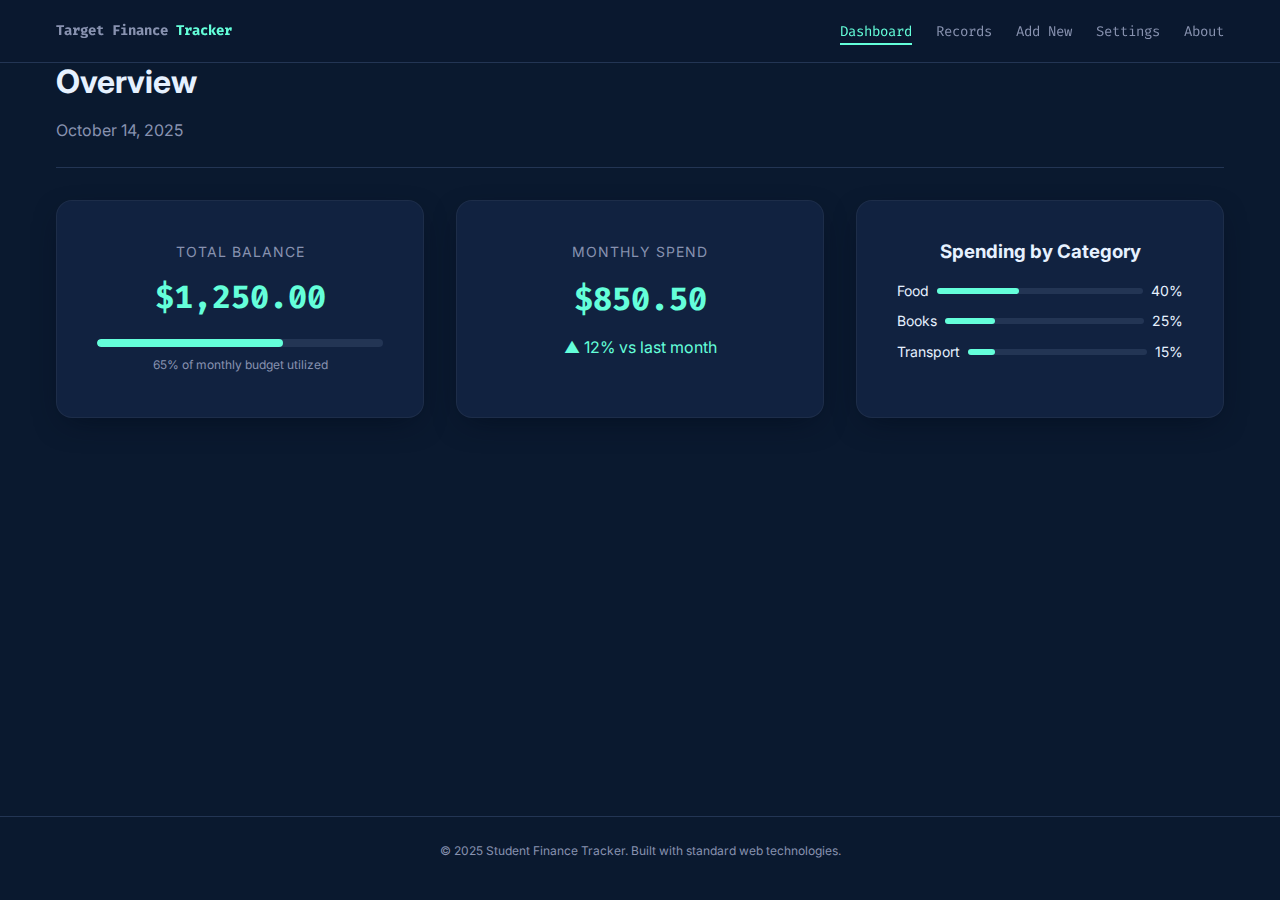
<file: about.html>
<!DOCTYPE html>
<html lang="en">
<head>
    <meta charset="UTF-8">
    <meta name="viewport" content="width=device-width, initial-scale=1.0">
    <meta name="description" content="A premium Student Finance Tracker">
    <title>Student Finance Tracker</title>
    
    <!-- Fonts -->
    <link rel="preconnect" href="https://fonts.googleapis.com">
    <link rel="preconnect" href="https://fonts.gstatic.com" crossorigin>
    <link href="https://fonts.googleapis.com/css2?family=Fira+Code:wght@400;500&family=Inter:wght@400;500;600;700&display=swap" rel="stylesheet">
    
    <!-- Styles -->
    <link rel="stylesheet" href="styles/vars.css">
    <link rel="stylesheet" href="styles/global.css">
    <link rel="stylesheet" href="styles/layout.css">
    <link rel="stylesheet" href="styles/components.css">
</head>
<body>
    
    <header class="main-header">
        <div class="container header-content">
            <a href="#dashboard" class="nav-link logo">
                <span class="logo-icon">Target</span>
                Finance<span class="text-accent">Tracker</span>
            </a>
            
            <button class="mobile-menu-toggle" aria-label="Toggle navigation" aria-expanded="false">
                <span class="bar"></span>
                <span class="bar"></span>
                <span class="bar"></span>
            </button>

            <nav class="main-nav">
                <ul class="nav-list">
                    <li><a href="#dashboard" class="nav-link active">Dashboard</a></li>
                    <li><a href="#records" class="nav-link">Records</a></li>
                    <li><a href="#add" class="nav-link">Add New</a></li>
                    <li><a href="#settings" class="nav-link">Settings</a></li>
                    <li><a href="#about" class="nav-link">About</a></li>
                </ul>
            </nav>
        </div>
    </header>

    <main id="main-content" class="container">
        <!-- Dashboard Section -->
        <section id="dashboard" class="active-section">
            <header class="section-header">
                <h1>Overview</h1>
                <p class="current-date">October 14, 2025</p>
            </header>

            <div class="dashboard-grid">
                <!-- Total Balance -->
                <div class="card stat-card total-balance">
                    <span class="stat-label">Total Balance</span>
                    <span class="stat-value">$1,250.00</span>
                    <div class="pbar-container">
                        <div class="pbar-bg">
                            <div class="pbar-fill" style="width: 65%"></div>
                        </div>
                        <span class="pbar-text">65% of monthly budget utilized</span>
                    </div>
                </div>

                <!-- Monthly Spend -->
                <div class="card stat-card">
                    <span class="stat-label">Monthly Spend</span>
                    <span class="stat-value">$850.50</span>
                    <p class="trend-text positive">▲ 12% vs last month</p>
                </div>
                
                <!-- Category Breakdown (Static Visualization) -->
                <div class="card chart-card">
                    <h3>Spending by Category</h3>
                    <div class="chart-bars">
                        <div class="chart-row">
                            <span>Food</span>
                            <div class="bar-outer"><div class="bar-inner" style="width: 40%"></div></div>
                            <span>40%</span>
                        </div>
                        <div class="chart-row">
                            <span>Books</span>
                            <div class="bar-outer"><div class="bar-inner" style="width: 25%"></div></div>
                            <span>25%</span>
                        </div>
                        <div class="chart-row">
                            <span>Transport</span>
                            <div class="bar-outer"><div class="bar-inner" style="width: 15%"></div></div>
                            <span>15%</span>
                        </div>
                    </div>
                </div>
            </div>
        </section>

        <!-- Records Section -->
        <!-- Records Section -->
        <section id="records" class="hidden-section">
            <header class="section-header">
                <h1>Transaction Records</h1>
            </header>
            
            <div class="controls-bar">
                <div class="search-wrapper">
                    <label for="search" class="visually-hidden">Search Transactions</label>
                    <input type="text" id="search" class="form-input" placeholder="Search by description (e.g., 'coffee')...">
                </div>
                <div class="filter-wrapper">
                    <select class="form-select" aria-label="Sort by">
                        <option value="date-desc">Date (Newest)</option>
                        <option value="date-asc">Date (Oldest)</option>
                        <option value="amount-desc">Amount (High-Low)</option>
                        <option value="amount-asc">Amount (Low-High)</option>
                    </select>
                </div>
            </div>

            <div class="table-container">
                <table class="data-table">
                    <thead>
                        <tr>
                            <th>Date</th>
                            <th>Description</th>
                            <th>Category</th>
                            <th>Amount</th>
                            <th>Actions</th>
                        </tr>
                    </thead>
                    <tbody>
                        <!-- Static Sample Data -->
                        <tr>
                            <td data-label="Date">2025-10-14</td>
                            <td data-label="Description">Lunch at cafeteria</td>
                            <td data-label="Category"><span class="badge badge-category">Food</span></td>
                            <td data-label="Amount">$12.50</td>
                            <td data-label="Actions">
                                <button class="btn-icon" aria-label="Edit"><svg xmlns="http://www.w3.org/2000/svg" width="16" height="16" fill="currentColor" viewBox="0 0 16 16"><path d="M15.502 1.94a.5.5 0 0 1 0 .706L14.459 3.69l-2-2L13.502.646a.5.5 0 0 1 .707 0l1.293 1.293zm-1.75 2.456-2-2L4.939 9.21a.5.5 0 0 0-.121.196l-.805 2.414a.25.25 0 0 0 .316.316l2.414-.805a.5.5 0 0 0 .196-.12l6.813-6.814z"/><path fill-rule="evenodd" d="M1 13.5A1.5 1.5 0 0 0 2.5 15h11a1.5 1.5 0 0 0 1.5-1.5v-6a.5.5 0 0 0-1 0v6a.5.5 0 0 1-.5.5h-11a.5.5 0 0 1-.5-.5v-11a.5.5 0 0 1 .5-.5H9a.5.5 0 0 0 0-1H2.5A1.5 1.5 0 0 0 1 2.5v11z"/></svg></button>
                                <button class="btn-icon" style="color: var(--color-danger);" aria-label="Delete"><svg xmlns="http://www.w3.org/2000/svg" width="18" height="18" fill="currentColor" viewBox="0 0 16 16"><path d="M8 15A7 7 0 1 1 8 1a7 7 0 0 1 0 14zm0 1A8 8 0 1 0 8 0a8 8 0 0 0 0 16z"/><path d="M4.646 4.646a.5.5 0 0 1 .708 0L8 7.293l2.646-2.647a.5.5 0 0 1 .708.708L8.707 8l2.647 2.646a.5.5 0 0 1-.708.708L8 8.707l-2.646 2.647a.5.5 0 0 1-.708-.708L7.293 8 4.646 5.354a.5.5 0 0 1 0-.708z"/></svg></button>
                            </td>
                        </tr>
                        <tr>
                            <td data-label="Date">2025-10-12</td>
                            <td data-label="Description">Chemistry Textbook</td>
                            <td data-label="Category"><span class="badge badge-category">Books</span></td>
                            <td data-label="Amount">$89.99</td>
                            <td data-label="Actions">
                                <button class="btn-icon" aria-label="Edit"><svg xmlns="http://www.w3.org/2000/svg" width="16" height="16" fill="currentColor" viewBox="0 0 16 16"><path d="M15.502 1.94a.5.5 0 0 1 0 .706L14.459 3.69l-2-2L13.502.646a.5.5 0 0 1 .707 0l1.293 1.293zm-1.75 2.456-2-2L4.939 9.21a.5.5 0 0 0-.121.196l-.805 2.414a.25.25 0 0 0 .316.316l2.414-.805a.5.5 0 0 0 .196-.12l6.813-6.814z"/><path fill-rule="evenodd" d="M1 13.5A1.5 1.5 0 0 0 2.5 15h11a1.5 1.5 0 0 0 1.5-1.5v-6a.5.5 0 0 0-1 0v6a.5.5 0 0 1-.5.5h-11a.5.5 0 0 1-.5-.5v-11a.5.5 0 0 1 .5-.5H9a.5.5 0 0 0 0-1H2.5A1.5 1.5 0 0 0 1 2.5v11z"/></svg></button>
                                <button class="btn-icon" style="color: var(--color-danger);" aria-label="Delete"><svg xmlns="http://www.w3.org/2000/svg" width="18" height="18" fill="currentColor" viewBox="0 0 16 16"><path d="M8 15A7 7 0 1 1 8 1a7 7 0 0 1 0 14zm0 1A8 8 0 1 0 8 0a8 8 0 0 0 0 16z"/><path d="M4.646 4.646a.5.5 0 0 1 .708 0L8 7.293l2.646-2.647a.5.5 0 0 1 .708.708L8.707 8l2.647 2.646a.5.5 0 0 1-.708.708L8 8.707l-2.646 2.647a.5.5 0 0 1-.708-.708L7.293 8 4.646 5.354a.5.5 0 0 1 0-.708z"/></svg></button>
                            </td>
                        </tr>
                        <tr>
                            <td data-label="Date">2025-10-10</td>
                            <td data-label="Description">Monthly Bus Pass</td>
                            <td data-label="Category"><span class="badge badge-category">Transport</span></td>
                            <td data-label="Amount">$45.00</td>
                            <td data-label="Actions">
                                <button class="btn-icon" aria-label="Edit"><svg xmlns="http://www.w3.org/2000/svg" width="16" height="16" fill="currentColor" viewBox="0 0 16 16"><path d="M15.502 1.94a.5.5 0 0 1 0 .706L14.459 3.69l-2-2L13.502.646a.5.5 0 0 1 .707 0l1.293 1.293zm-1.75 2.456-2-2L4.939 9.21a.5.5 0 0 0-.121.196l-.805 2.414a.25.25 0 0 0 .316.316l2.414-.805a.5.5 0 0 0 .196-.12l6.813-6.814z"/><path fill-rule="evenodd" d="M1 13.5A1.5 1.5 0 0 0 2.5 15h11a1.5 1.5 0 0 0 1.5-1.5v-6a.5.5 0 0 0-1 0v6a.5.5 0 0 1-.5.5h-11a.5.5 0 0 1-.5-.5v-11a.5.5 0 0 1 .5-.5H9a.5.5 0 0 0 0-1H2.5A1.5 1.5 0 0 0 1 2.5v11z"/></svg></button>
                                <button class="btn-icon" style="color: var(--color-danger);" aria-label="Delete"><svg xmlns="http://www.w3.org/2000/svg" width="18" height="18" fill="currentColor" viewBox="0 0 16 16"><path d="M8 15A7 7 0 1 1 8 1a7 7 0 0 1 0 14zm0 1A8 8 0 1 0 8 0a8 8 0 0 0 0 16z"/><path d="M4.646 4.646a.5.5 0 0 1 .708 0L8 7.293l2.646-2.647a.5.5 0 0 1 .708.708L8.707 8l2.647 2.646a.5.5 0 0 1-.708.708L8 8.707l-2.646 2.647a.5.5 0 0 1-.708-.708L7.293 8 4.646 5.354a.5.5 0 0 1 0-.708z"/></svg></button>
                            </td>
                        </tr>
                    </tbody>
                </table>
            </div>
        </section>

        <!-- Add Transaction Section -->
        <section id="add" class="hidden-section">
             <header class="section-header">
                <h1>Add Transaction</h1>
            </header>
            
            <div class="card" style="max-width: 600px; margin: 0 auto;">
                <form id="transaction-form" novalidate>
                    <div class="form-group">
                        <label for="description" class="form-label">Description</label>
                        <input type="text" id="description" class="form-input" placeholder="e.g., Weekly Groceries" required>
                        <div class="form-error-msg">Please enter a valid description (no leading/trailing spaces).</div>
    refactor: Convert `records.html` into a dedicated page by removing other sections and updating navigationlinks to external HTML files.                </div>

                    <div class="form-group">
                        <label for="amount" class="form-label">Amount</label>
                        <input type="number" id="amount" class="form-input" placeholder="0.00" step="0.01" min="0" required>
                        <div class="form-error-msg">Please enter a valid positive amount.</div>
                    </div>

                    <div class="form-group">
                        <label for="category" class="form-label">Category</label>
                        <select id="category" class="form-select" required>
                            <option value="" disabled selected>Select a category</option>
                            <option value="Food">Food</option>
                            <option value="Books">Books</option>
                            <option value="Transport">Transport</option>
                            <option value="Entertainment">Entertainment</option>
                            <option value="Fees">Fees</option>
                            <option value="Other">Other</option>
                        </select>
                        <div class="form-error-msg">Please select a category.</div>
                    </div>

                    <div class="form-group">
                        <label for="date" class="form-label">Date</label>
                        <input type="date" id="date" class="form-input" required>
                        <div class="form-error-msg">Please select a valid date.</div>
                    </div>

                    <div style="margin-top: var(--spacing-xl);">
                        <button type="submit" class="btn btn-primary" style="width: 100%;">
                            <span>Save Transaction</span>
                        </button>
                    </div>
                </form>
            </div>
        </section>

        <!-- Settings Section -->
        <section id="settings" class="hidden-section">
             <header class="section-header">
                <h1>Settings</h1>
            </header>
            
            <div class="card" style="max-width: 600px;">
                <h2 style="font-size: var(--font-size-lg); margin-bottom: var(--spacing-md);">Preferences</h2>
                
                <form>
                    <div class="form-group">
                        <label for="currency-select" class="form-label">Base Currency</label>
                        <select id="currency-select" class="form-select">
                            <option value="USD">USD ($)</option>
                            <option value="EUR">EUR (€)</option>
                            <option value="GBP">GBP (£)</option>
                            <option value="JPY">JPY (¥)</option>
                        </select>
                        <p style="font-size: var(--font-size-xs); color: var(--color-text-secondary); margin-top: var(--spacing-xs);">
                            Select your preferred currency for display.
                        </p>
                    </div>

                    <div class="form-group">
                        <label for="budget-cap" class="form-label">Monthly Budget Cap</label>
                        <input type="number" id="budget-cap" class="form-input" placeholder="e.g., 2000.00" min="0" step="0.01">
                        <p style="font-size: var(--font-size-xs); color: var(--color-text-secondary); margin-top: var(--spacing-xs);">
                            Set a maximum spending limit for the month.
                        </p>
                    </div>



                    <button type="button" class="btn btn-primary">Save Preferences</button>
                </form>

                <div style="margin-top: var(--spacing-2xl); padding-top: var(--spacing-lg); border-top: 1px solid var(--color-bg-hover);">
                    <h2 style="font-size: var(--font-size-lg); margin-bottom: var(--spacing-md);">Data Management</h2>
                    <div style="display: flex; gap: var(--spacing-sm); flex-wrap: wrap;">
                        <button type="button" class="btn btn-primary" style="background-color: var(--color-bg-hover); color: var(--color-text-primary);">
                            <span>Export JSON</span>
                        </button>
                        <button type="button" class="btn btn-primary" style="background-color: var(--color-bg-hover); color: var(--color-text-primary);">
                            <span>Import JSON</span>
                        </button>
                        <button type="button" class="btn btn-danger">
                            <span>Clear All Data</span>
                        </button>
                    </div>
                </div>
            </div>
        </section>

        <!-- About Section -->
        <section id="about" class="hidden-section">
             <header class="section-header">
                <h1>About</h1>
            </header>
            
            <div class="card">
                <h2 style="color: var(--color-accent-primary); margin-bottom: var(--spacing-sm);">Student Finance Tracker</h2>
                <p>
                    A premium, privacy-focused application designed to help students manage their finances with ease.
                    Built with vanilla HTML, CSS, and JavaScript.
                </p>
                
                <div style="margin-top: var(--spacing-xl);">
                    <h3 style="font-size: var(--font-size-base); border-bottom: 1px solid var(--color-bg-hover); padding-bottom: var(--spacing-xs); margin-bottom: var(--spacing-md);">Developer Contact</h3>
                    <ul style="list-style: none;">
                        <li style="margin-bottom: var(--spacing-sm);">
                            <span style="color: var(--color-text-secondary);">GitHub:</span> 
                            <a href="https://github.com/nshutilancelot3" target="_blank">@nshutilancelot3</a>
                        </li>
                        <li style="margin-bottom: var(--spacing-sm);">
                            <span style="color: var(--color-text-secondary);">Email:</span> 
                            <a href="mailto:n.lancelot@alustudent.com">n.lancelot@alustudent.com</a>
                        </li>
                    </ul>
                </div>

                <div style="margin-top: var(--spacing-xl); padding-top: var(--spacing-md); border-top: 1px solid var(--color-bg-hover);">
                    <p style="font-size: var(--font-size-sm);">
                        <strong>Features:</strong><br>
                        • Local Storage Persistence<br>
                        • Regex-powered Search<br>
                        • Responsive Mobile-First Design<br>
                        • Accessibility Compliant
                    </p>
                </div>
            </div>
        </section>
    </main>

    <footer class="main-footer">
        <div class="container">
            <p>&copy; 2025 Student Finance Tracker. Built with standard web technologies.</p>
        </div>
    </footer>

    <!-- Scripts -->
    <script src="scripts/ui.js"></script>
</body>
</html>
</file>
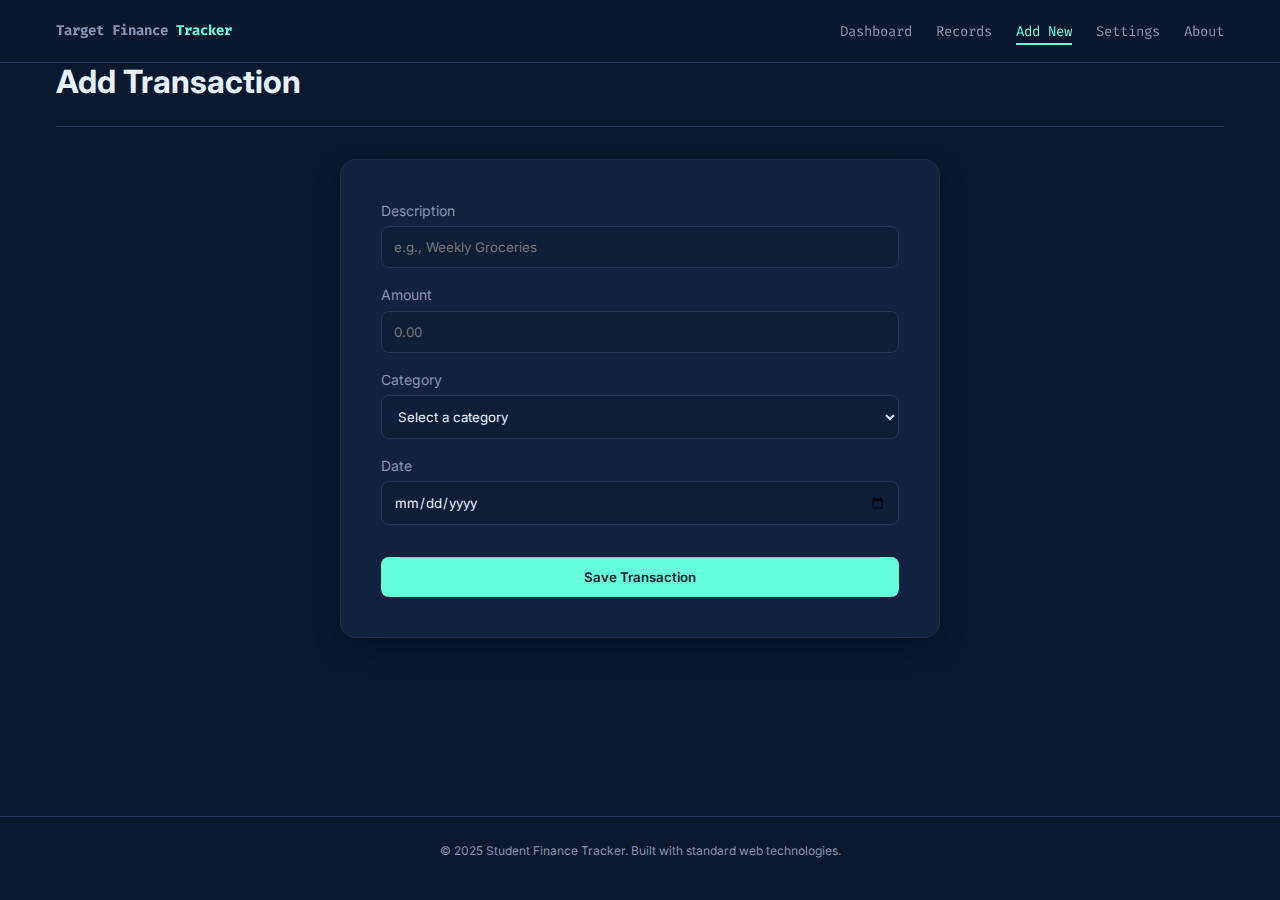
<file: addnew.html>
<!DOCTYPE html>
<html lang="en">

<head>
    <meta charset="UTF-8">
    <meta name="viewport" content="width=device-width, initial-scale=1.0">
    <meta name="description" content="A premium Student Finance Tracker">
    <title>Student Finance Tracker</title>

    <!-- Fonts -->
    <link rel="preconnect" href="https://fonts.googleapis.com">
    <link rel="preconnect" href="https://fonts.gstatic.com" crossorigin>
    <link
        href="https://fonts.googleapis.com/css2?family=Fira+Code:wght@400;500&family=Inter:wght@400;500;600;700&display=swap"
        rel="stylesheet">

    <!-- Styles -->
    <link rel="stylesheet" href="styles/vars.css">
    <link rel="stylesheet" href="styles/global.css">
    <link rel="stylesheet" href="styles/layout.css">
    <link rel="stylesheet" href="styles/components.css">
</head>

<body>

    <header class="main-header">
        <div class="container header-content">
            <a href="#dashboard" class="nav-link logo">
                <span class="logo-icon">Target</span>
                Finance<span class="text-accent">Tracker</span>
            </a>

            <button class="mobile-menu-toggle" aria-label="Toggle navigation" aria-expanded="false">
                <span class="bar"></span>
                <span class="bar"></span>
                <span class="bar"></span>
            </button>

            <nav class="main-nav">
                <ul class="nav-list">
                    <li><a href="dashboard.html" class="nav-link">Dashboard</a></li>
                    <li><a href="records.html" class="nav-link">Records</a></li>
                    <li><a href="addnew.html" class="nav-link active">Add New</a></li>
                    <li><a href="settings.html" class="nav-link">Settings</a></li>
                    <li><a href="about.html" class="nav-link">About</a></li>
                </ul>
            </nav>
        </div>
    </header>

    <main id="main-content" class="container">
        <!-- Add Transaction Section -->
        <section id="add" class="active-section">
            <header class="section-header">
                <h1>Add Transaction</h1>
            </header>

            <div class="card" style="max-width: 600px; margin: 0 auto;">
                <form id="transaction-form" novalidate>
                    <div class="form-group">
                        <label for="description" class="form-label">Description</label>
                        <input type="text" id="description" class="form-input" placeholder="e.g., Weekly Groceries"
                            required>
                        <div class="form-error-msg">Please enter a valid description (no leading/trailing spaces).</div>
                    </div>

                    <div class="form-group">
                        <label for="amount" class="form-label">Amount</label>
                        <input type="number" id="amount" class="form-input" placeholder="0.00" step="0.01" min="0"
                            required>
                        <div class="form-error-msg">Please enter a valid positive amount.</div>
                    </div>

                    <div class="form-group">
                        <label for="category" class="form-label">Category</label>
                        <select id="category" class="form-select" required>
                            <option value="" disabled selected>Select a category</option>
                            <option value="Food">Food</option>
                            <option value="Books">Books</option>
                            <option value="Transport">Transport</option>
                            <option value="Entertainment">Entertainment</option>
                            <option value="Fees">Fees</option>
                            <option value="Other">Other</option>
                        </select>
                        <div class="form-error-msg">Please select a category.</div>
                    </div>

                    <div class="form-group">
                        <label for="date" class="form-label">Date</label>
                        <input type="date" id="date" class="form-input" required>
                        <div class="form-error-msg">Please select a valid date.</div>
                    </div>

                    <div style="margin-top: var(--spacing-xl);">
                        <button type="submit" class="btn btn-primary" style="width: 100%;">
                            <span>Save Transaction</span>
                        </button>
                    </div>
                </form>
            </div>
        </section>


    </main>

    <footer class="main-footer">
        <div class="container">
            <p>&copy; 2025 Student Finance Tracker. Built with standard web technologies.</p>
        </div>
    </footer>

    <!-- Scripts -->
    <script src="scripts/ui.js"></script>
    <script src="scripts/storage.js"></script>
    <script src="scripts/settings.js"></script>
    <script src="scripts/add.js"></script>
</body>

</html>
</file>
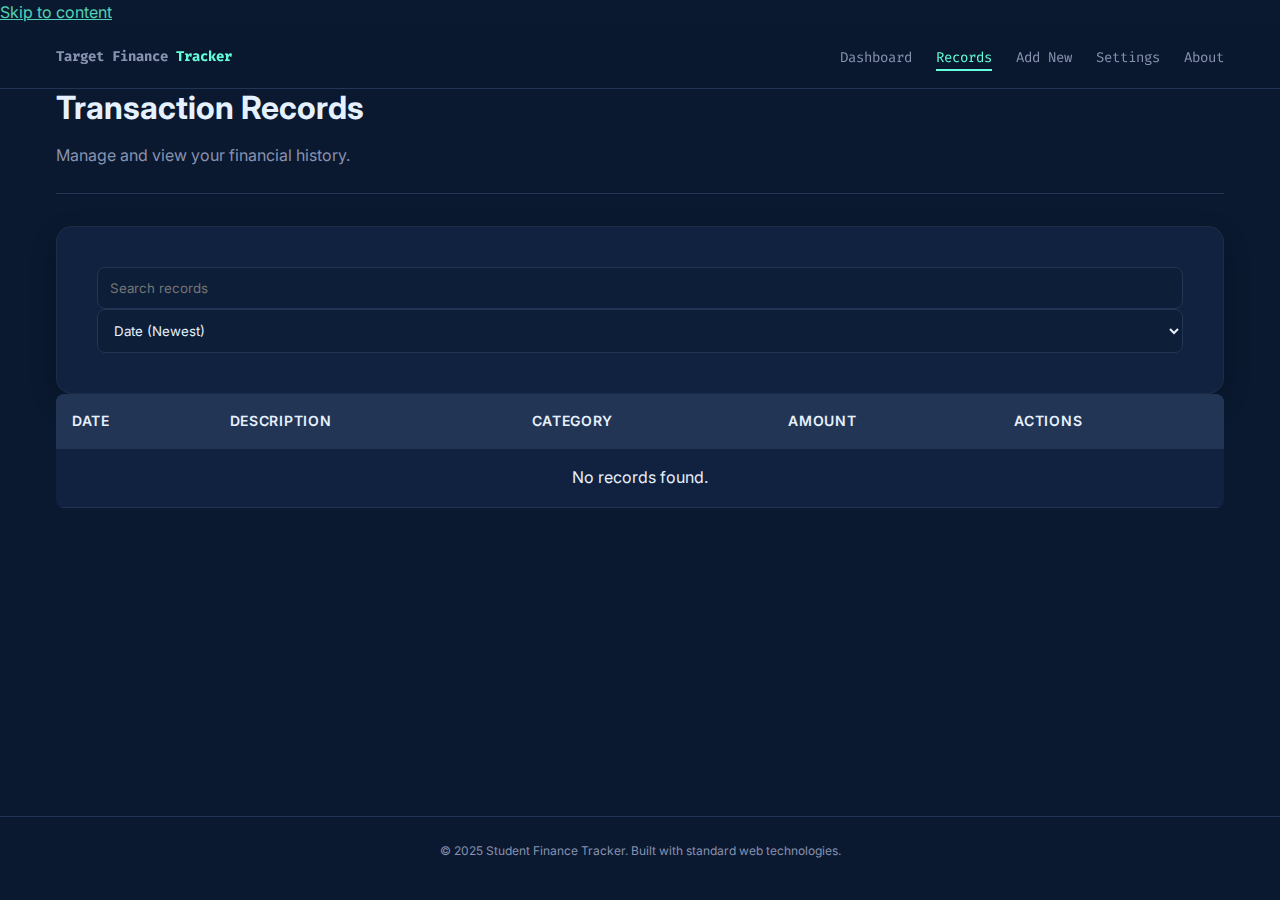
<file: records.html>
<!DOCTYPE html>
<html lang="en">

<head>
    <meta charset="UTF-8">
    <meta name="viewport" content="width=device-width, initial-scale=1.0">
    <meta name="description" content="A premium Student Finance Tracker">
    <title>Student Finance Tracker</title>

    <!-- Fonts -->
    <link rel="preconnect" href="https://fonts.googleapis.com">
    <link rel="preconnect" href="https://fonts.gstatic.com" crossorigin>
    <link
        href="https://fonts.googleapis.com/css2?family=Fira+Code:wght@400;500&family=Inter:wght@400;500;600;700&display=swap"
        rel="stylesheet">

    <!-- Styles -->
    <link rel="stylesheet" href="styles/vars.css">
    <link rel="stylesheet" href="styles/global.css">
    <link rel="stylesheet" href="styles/layout.css">
    <link rel="stylesheet" href="styles/components.css">
</head>

<body>
    <a href="#main-content" class="skip-link">Skip to content</a>

    <header class="main-header">
        <div class="container header-content">
            <a href="dashboard.html" class="nav-link logo">
                <span class="logo-icon">Target</span>
                Finance<span class="text-accent">Tracker</span>
            </a>

            <button class="mobile-menu-toggle" aria-label="Toggle navigation" aria-expanded="false">
                <span class="bar"></span>
                <span class="bar"></span>
                <span class="bar"></span>
            </button>

            <nav class="main-nav">
                <ul class="nav-list">
                    <li><a href="dashboard.html" class="nav-link">Dashboard</a></li>
                    <li><a href="records.html" class="nav-link active">Records</a></li>
                    <li><a href="addnew.html" class="nav-link">Add New</a></li>
                    <li><a href="settings.html" class="nav-link">Settings</a></li>
                    <li><a href="about.html" class="nav-link">About</a></li>
                </ul>
            </nav>
        </div>
    </header>

    <main id="main-content" class="container">
        <!-- Records Section -->
        <section id="records" class="active-section">
            <header class="section-header">
                <h1>Transaction Records</h1>
                <p>Manage and view your financial history.</p>
            </header>

            <div class="controls-card card">
                <div class="search-box">
                    <input type="text" id="search" class="form-input" placeholder="Search records" aria-label="Search records">
                </div>
                <div class="filter-box">
                    <select class="form-select" aria-label="Sort records">
                        <option value="date-desc">Date (Newest)</option>
                        <option value="date-asc">Date (Oldest)</option>
                        <option value="amount-desc">Amount (Highest)</option>
                        <option value="amount-asc">Amount (Lowest)</option>
                        <option value="desc-asc">Description (A-Z)</option>
                        <option value="desc-desc">Description (Z-A)</option>
                    </select>
                </div>
            </div>

            <div class="table-container">
                <table class="data-table">
                    <thead>
                        <tr>
                            <th>Date</th>
                            <th>Description</th>
                            <th>Category</th>
                            <th>Amount</th>
                            <th>Actions</th>
                        </tr>
                    </thead>
                    <tbody>
                    <tbody id="records-table-body">
                        <!-- Dynamic Content -->
                    </tbody>
                    </tbody>
                </table>
            </div>
        </section>


    </main>

    <footer class="main-footer">
        <div class="container">
            <p>&copy; 2025 Student Finance Tracker. Built with standard web technologies.</p>
        </div>
    </footer>

    <!-- Delete Confirmation Modal -->
    <div id="delete-modal" class="modal-overlay">
        <div class="modal-content">
            <div class="modal-header">
                <h3 class="modal-title">Delete Record?</h3>
            </div>
            <div class="modal-body">
                <p>Are you sure you want to delete this transaction? This action cannot be undone.</p>
            </div>
            <div class="modal-footer">
                <button id="cancel-delete-btn" class="btn">Cancel</button>
                <button id="confirm-delete-btn" class="btn btn-danger">Delete</button>
            </div>
        </div>
    </div>

    <!-- Scripts -->
    <script src="scripts/ui.js"></script>
    <script src="scripts/storage.js"></script>
    <script src="scripts/settings.js"></script>
    <script src="scripts/records.js"></script>
</body>

</html>
</file>
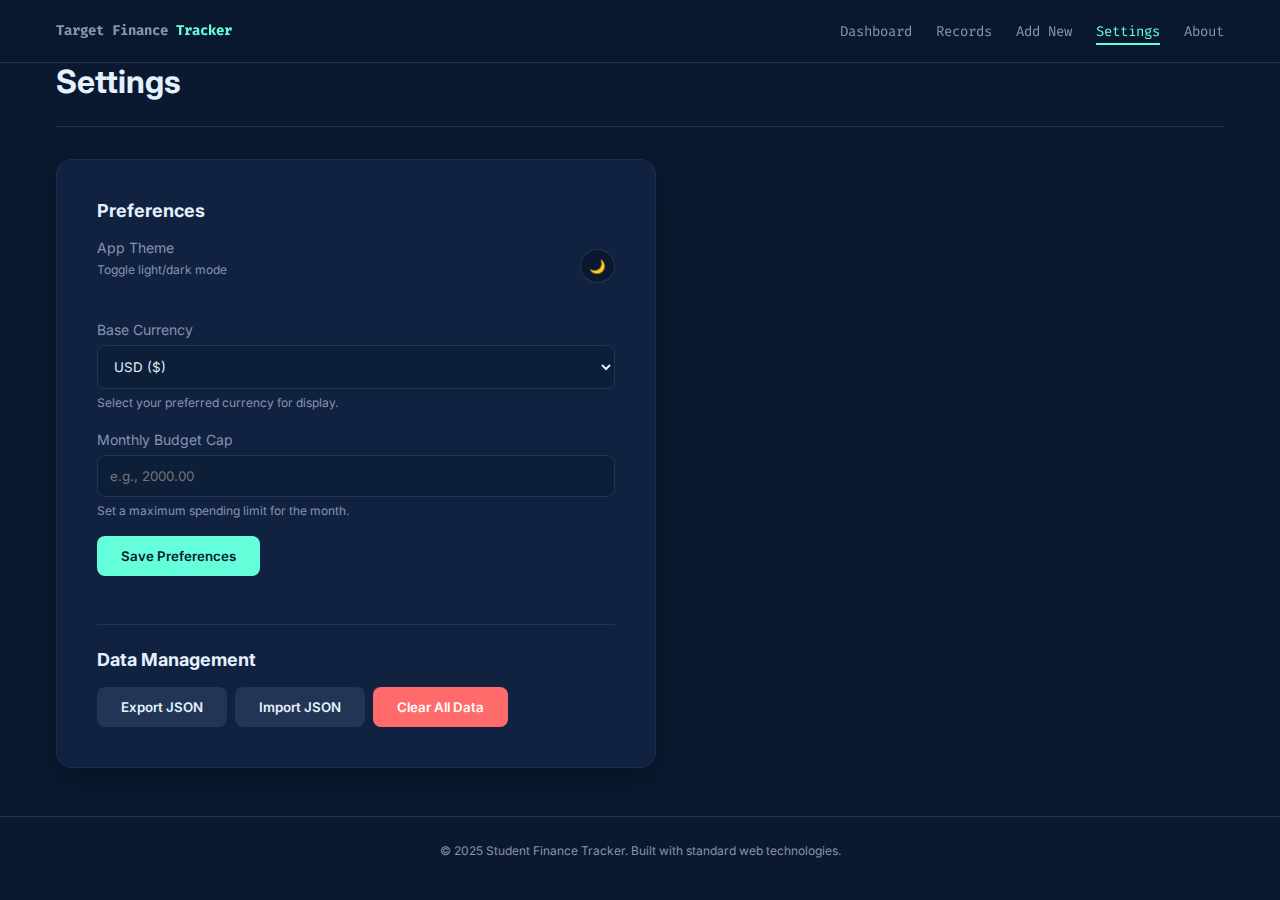
<file: settings.html>
<!DOCTYPE html>
<html lang="en">

<head>
    <meta charset="UTF-8">
    <meta name="viewport" content="width=device-width, initial-scale=1.0">
    <meta name="description" content="A premium Student Finance Tracker">
    <title>Student Finance Tracker</title>

    <!-- Fonts -->
    <link rel="preconnect" href="https://fonts.googleapis.com">
    <link rel="preconnect" href="https://fonts.gstatic.com" crossorigin>
    <link
        href="https://fonts.googleapis.com/css2?family=Fira+Code:wght@400;500&family=Inter:wght@400;500;600;700&display=swap"
        rel="stylesheet">

    <!-- Styles -->
    <link rel="stylesheet" href="styles/vars.css">
    <link rel="stylesheet" href="styles/global.css">
    <link rel="stylesheet" href="styles/layout.css">
    <link rel="stylesheet" href="styles/components.css">
</head>

<body>


    <header class="main-header">
        <div class="container header-content">
            <a href="#dashboard" class="nav-link logo">
                <span class="logo-icon">Target</span>
                Finance<span class="text-accent">Tracker</span>
            </a>

            <button class="mobile-menu-toggle" aria-label="Toggle navigation" aria-expanded="false">
                <span class="bar"></span>
                <span class="bar"></span>
                <span class="bar"></span>
            </button>

            <nav class="main-nav">
                <ul class="nav-list">
                    <li><a href="dashboard.html" class="nav-link">Dashboard</a></li>
                    <li><a href="records.html" class="nav-link">Records</a></li>
                    <li><a href="addnew.html" class="nav-link">Add New</a></li>
                    <li><a href="settings.html" class="nav-link active">Settings</a></li>
                    <li><a href="about.html" class="nav-link">About</a></li>
                </ul>
            </nav>
        </div>
    </header>

    <main id="main-content" class="container">
        <!-- Settings Section -->
        <header class="section-header">
            <h1>Settings</h1>
        </header>

        <div class="card" style="max-width: 600px;">
            <h2 style="font-size: var(--font-size-lg); margin-bottom: var(--spacing-md);">Preferences</h2>

            <form>
                <div class="form-group" style="display: flex; align-items: center; justify-content: space-between; margin-bottom: var(--spacing-lg);">
                    <div>
                        <label class="form-label" style="margin-bottom: 0;">App Theme</label>
                        <p style="font-size: var(--font-size-xs); color: var(--color-text-secondary);">Toggle light/dark mode</p>
                    </div>
                    <button type="button" id="theme-toggle" class="btn btn-icon" aria-label="Toggle theme" style="background: var(--color-bg-deep); border: 1px solid var(--color-bg-hover);">
                        <!-- Icons will be injected by JS -->
                        <span id="theme-icon">🌙</span>
                    </button>
                </div>

                <div class="form-group">
                    <label for="currency-select" class="form-label">Base Currency</label>
                    <select id="currency-select" class="form-select">
                        <option value="USD">USD ($)</option>
                        <option value="EUR">EUR (€)</option>
                        <option value="GBP">GBP (£)</option>
                        <option value="JPY">JPY (¥)</option>
                    </select>
                    <p
                        style="font-size: var(--font-size-xs); color: var(--color-text-secondary); margin-top: var(--spacing-xs);">
                        Select your preferred currency for display.
                    </p>
                </div>

                <div class="form-group">
                    <label for="budget-cap" class="form-label">Monthly Budget Cap</label>
                    <input type="number" id="budget-cap" class="form-input" placeholder="e.g., 2000.00" min="0"
                        step="0.01">
                    <p
                        style="font-size: var(--font-size-xs); color: var(--color-text-secondary); margin-top: var(--spacing-xs);">
                        Set a maximum spending limit for the month.
                    </p>
                </div>



                <button type="button" class="btn btn-primary">Save Preferences</button>
            </form>

            <div
                style="margin-top: var(--spacing-2xl); padding-top: var(--spacing-lg); border-top: 1px solid var(--color-bg-hover);">
                <h2 style="font-size: var(--font-size-lg); margin-bottom: var(--spacing-md);">Data Management</h2>
                <div style="display: flex; gap: var(--spacing-sm); flex-wrap: wrap;">
                    <button type="button" class="btn btn-primary"
                        style="background-color: var(--color-bg-hover); color: var(--color-text-primary);">
                        <span>Export JSON</span>
                    </button>
                    <button type="button" class="btn btn-primary"
                        style="background-color: var(--color-bg-hover); color: var(--color-text-primary);">
                        <span>Import JSON</span>
                    </button>
                    <button type="button" class="btn btn-danger">
                        <span>Clear All Data</span>
                    </button>
                </div>
            </div>
        </div>
        </section>


    </main>

    <footer class="main-footer">
        <div class="container">
            <p>&copy; 2025 Student Finance Tracker. Built with standard web technologies.</p>
        </div>
    </footer>

    <!-- Scripts -->
    <script src="scripts/ui.js"></script>
    <script src="scripts/settings.js"></script>
</body>

</html>
</file>
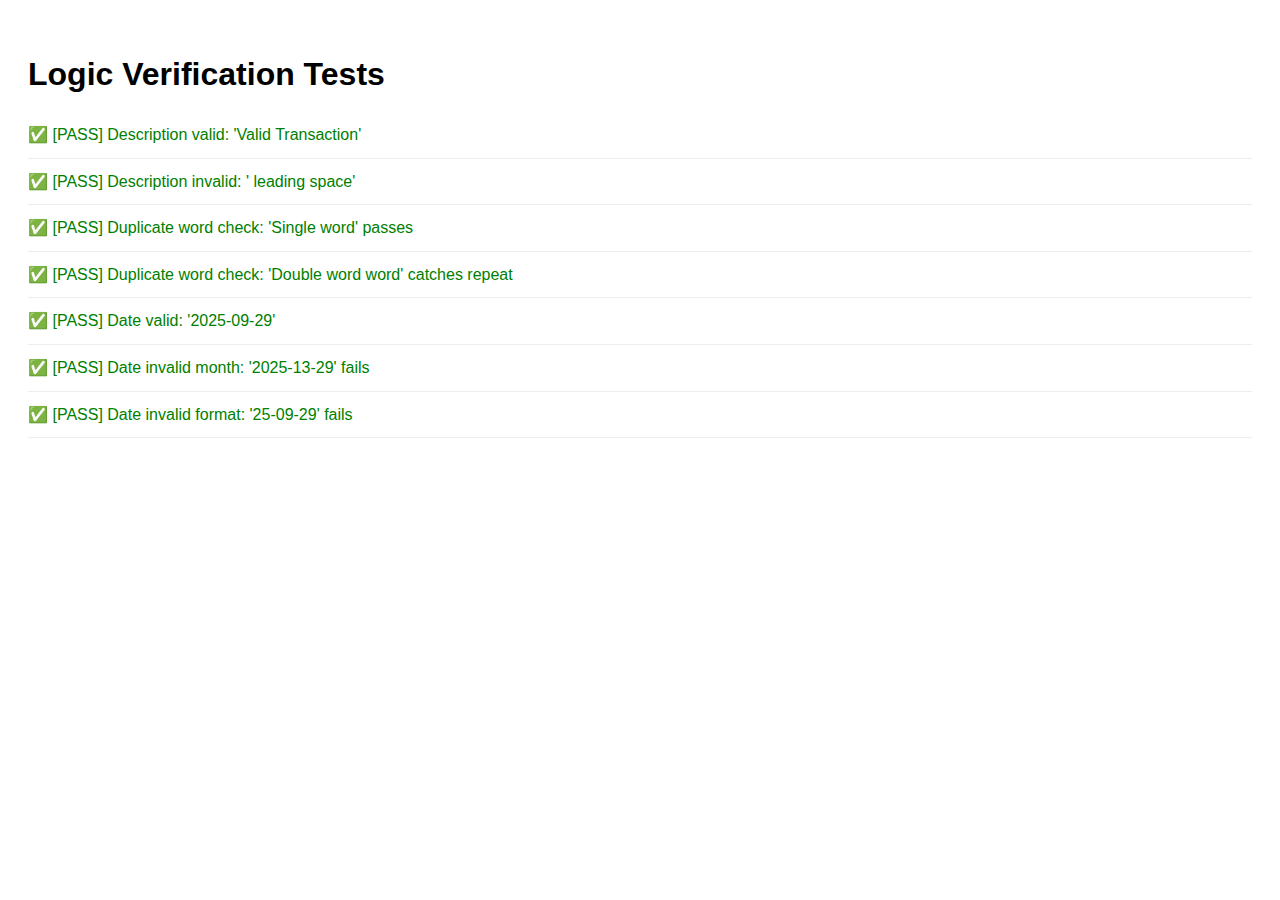
<file: tests.html>
<!DOCTYPE html>
<html lang="en">
<head>
    <meta charset="UTF-8">
    <meta name="viewport" content="width=device-width, initial-scale=1.0">
    <title>Logic Tests - Student Finance Tracker</title>
    <style>
        body { font-family: sans-serif; padding: 20px; line-height: 1.6; }
        .success { color: green; }
        .error { color: red; }
        .test-case { margin-bottom: 10px; border-bottom: 1px solid #eee; padding-bottom: 10px; }
    </style>
</head>
<body>
    <h1>Logic Verification Tests</h1>
    <div id="results"></div>

    <script src="scripts/storage.js"></script>
    <script>
        const results = document.getElementById('results');
        const assert = (condition, message) => {
            const div = document.createElement('div');
            div.className = 'test-case ' + (condition ? 'success' : 'error');
            div.textContent = (condition ? '✅ [PASS] ' : '❌ [FAIL] ') + message;
            results.appendChild(div);
        };

        // --- 1. Regex Validation Tests ---
        // (Mocking descriptions that add.js would validate)
        const descriptionRegex = /^\S(?:.*\S)?$/;
        const duplicateWordRegex = /\b(\w+)\s+\1\b/i;
        const dateRegex = /^\d{4}-(0[1-9]|1[0-2])-(0[1-9]|[12]\d|3[01])$/;

        assert(descriptionRegex.test("Valid Transaction"), "Description valid: 'Valid Transaction'");
        assert(!descriptionRegex.test(" leading space"), "Description invalid: ' leading space'");
        assert(!duplicateWordRegex.test("Single word"), "Duplicate word check: 'Single word' passes");
        assert(duplicateWordRegex.test("Double word word"), "Duplicate word check: 'Double word word' catches repeat");

        assert(dateRegex.test("2025-09-29"), "Date valid: '2025-09-29'");
        assert(!dateRegex.test("2025-13-29"), "Date invalid month: '2025-13-29' fails");
        assert(!dateRegex.test("25-09-29"), "Date invalid format: '25-09-29' fails");

        // --- 2. Storage & ID Tests ---
        const testTxn = { description: "Test", amount: "10.00", category: "Food", date: "2025-10-01" };
        Storage.saveTransaction(testTxn);
        const saved = Storage.getTransactions().pop();
        
        assert(saved.id.startsWith('txn_'), "ID starts with 'txn_' prefix");
        assert(saved.createdAt !== undefined, "Record includes createdAt timestamp");
        assert(saved.updatedAt !== undefined, "Record includes updatedAt timestamp");

        // Cleanup
        Storage.deleteTransaction(saved.id);
    </script>
</body>
</html>
</file>
<file: styles/vars.css>
:root {
  /* =========================================
     Deep Sea Blue Palette
     ========================================= */
  --color-bg-deep: #0a192f;        /* Deepest Navy */
  --color-bg-card: #112240;        /* Card Background */
  --color-bg-hover: #233554;       /* Hover State */
  
  --color-text-primary: #e6f1ff;   /* Off-white for high contrast */
  --color-text-secondary: #8892b0; /* Muted blue-grey */
  
  --color-accent-primary: #64ffda; /* Electric Teal/Cyan */
  --color-accent-glow: rgba(100, 255, 218, 0.1); 

  --color-success: #64ffda;
  --color-danger: #ff6b6b;
  --color-warning: #ffd166;

  /* =========================================
     Typography
     ========================================= */
  --font-family-base: 'Inter', system-ui, -apple-system, sans-serif;
  --font-family-mono: 'Fira Code', monospace;

  --font-size-xs: 0.75rem;
  --font-size-sm: 0.875rem;
  --font-size-base: 1rem;
  --font-size-lg: 1.125rem;
  --font-size-xl: 1.25rem;
  --font-size-2xl: 1.5rem;
  --font-size-3xl: 2rem;

  /* =========================================
     Spacing & Layout
     ========================================= */
  --spacing-xs: 0.25rem;
  --spacing-sm: 0.5rem;
  --spacing-md: 1rem;
  --spacing-lg: 1.5rem;
  --spacing-xl: 2rem;
  --spacing-2xl: 3rem;

  --border-radius-sm: 4px;
  --border-radius-md: 8px;
  --border-radius-lg: 16px;

  /* =========================================
     Effects
     ========================================= */
  --shadow-card: 0 10px 30px -10px rgba(2, 12, 27, 0.7);
  --transition-fast: 0.2s ease-in-out;
  --transition-normal: 0.3s ease-in-out;
}

[data-theme="light"] {
  --color-bg-deep: #f0f2f5;        /* Light Grey Background */
  --color-bg-card: #ffffff;        /* White Card Background */
  --color-bg-hover: #e4e6eb;       /* Light Hover State */
  
  --color-text-primary: #1c1e21;   /* Dark Text for Light Mode */
  --color-text-secondary: #65676b; /* Muted Text */
  
  --color-accent-primary: #008f68; /* Darker Teal for standard text/elements */
  --color-accent-glow: rgba(0, 143, 104, 0.1); 

  --shadow-card: 0 2px 4px rgba(0, 0, 0, 0.1), 0 8px 16px rgba(0, 0, 0, 0.1);
}
</file>
<file: styles/layout.css>
/* Layout & Structure */

/* Header */
.main-header {
  background-color: rgba(10, 25, 47, 0.85);
  backdrop-filter: blur(10px);
  position: sticky;
  top: 0;
  z-index: 1000;
  border-bottom: 1px solid var(--color-bg-hover);
  padding: var(--spacing-md) 0;
}

.header-content {
  display: flex;
  justify-content: space-between;
  align-items: center;
}

.logo {
  font-family: var(--font-family-mono);
  font-weight: 700;
  font-size: var(--font-size-lg);
  color: var(--color-text-primary);
  display: flex;
  align-items: center;
  gap: var(--spacing-sm);
}

.text-accent {
  color: var(--color-accent-primary);
}

/* Navigation */
.main-nav {
  display: none; /* Mobile first: hidden by default or toggleable */
}

.nav-list {
  display: flex;
  list-style: none;
  gap: var(--spacing-lg);
}

.nav-link {
  color: var(--color-text-secondary);
  font-family: var(--font-family-mono);
  font-size: var(--font-size-sm);
  position: relative;
  padding: var(--spacing-xs) 0;
}

.nav-link:hover,
.nav-link.active {
  color: var(--color-accent-primary);
}

.nav-link::after {
  content: '';
  position: absolute;
  width: 0;
  height: 2px;
  bottom: 0;
  left: 0;
  background-color: var(--color-accent-primary);
  transition: var(--transition-fast);
}

.nav-link:hover::after,
.nav-link.active::after {
  width: 100%;
}

/* Mobile Toggle */
.mobile-menu-toggle {
  display: block;
  background: none;
  border: none;
  cursor: pointer;
  padding: var(--spacing-xs);
}

.bar {
  display: block;
  width: 25px;
  height: 3px;
  margin: 5px auto;
  background-color: var(--color-accent-primary);
  transition: var(--transition-fast);
}

/* Responsive Navigation (Desktop) */
@media (min-width: 768px) {
  .mobile-menu-toggle {
    display: none;
  }

  .main-nav {
    display: block;
  }
}

/* Mobile Nav Open State */
@media (max-width: 767px) {
    .main-nav.open {
        display: block;
        position: absolute;
        top: 100%;
        left: 0;
        right: 0;
        background-color: var(--color-bg-deep);
        border-bottom: 1px solid var(--color-bg-hover);
        padding: var(--spacing-md);
        box-shadow: var(--shadow-card);
        animation: slideDown 0.3s ease-out;
    }
    
    .main-nav.open .nav-list {
        flex-direction: column;
        gap: var(--spacing-md);
    }
}


/* Main Content Area */
main {
  flex: 1;
  padding-top: var(--spacing-2xl);
  padding-bottom: var(--spacing-2xl);
}

.section-header {
    margin-bottom: var(--spacing-xl);
    border-bottom: 1px solid var(--color-bg-hover);
    padding-bottom: var(--spacing-sm);
}

.hidden-section {
    display: none;
}

.active-section {
    display: block;
    animation: fadeIn var(--transition-normal);
}

@keyframes fadeIn {
    from { opacity: 0; transform: translateY(10px); }
    to { opacity: 1; transform: translateY(0); }
}

/* Footer */
.main-footer {
  padding: var(--spacing-lg) 0;
  text-align: center;
  font-size: var(--font-size-xs);
  color: var(--color-text-secondary);
  border-top: 1px solid var(--color-bg-hover);
  margin-top: auto;
}
</file>
<file: styles/components.css>
/* Component Styles */

/* Cards */
.card {
    background-color: var(--color-bg-card);
    border-radius: var(--border-radius-lg);
    padding: 2.5rem;
    box-shadow: var(--shadow-card);
    border: 1px solid rgba(255, 255, 255, 0.05);
    transition: transform var(--transition-fast);
}

.card:hover {
    transform: translateY(-5px);
    border-color: var(--color-accent-primary);
}

/* Buttons */
.btn {
    display: inline-flex;
    align-items: center;
    justify-content: center;
    gap: var(--spacing-sm);
    padding: 0.75rem 1.5rem;
    border-radius: var(--border-radius-md);
    font-weight: 600;
    cursor: pointer;
    transition: var(--transition-fast);
    border: none;
    font-family: var(--font-family-base);
    text-decoration: none;
}

.btn-primary {
    background-color: var(--color-accent-primary);
    color: var(--color-bg-deep);
}

.btn-primary:hover {
    background-color: #4cdbb9;
    transform: translateY(-2px);
    text-decoration: none;
}

.btn-danger {
    background-color: var(--color-danger);
    color: white;
}

.btn-danger:hover {
    opacity: 0.9;
}

.btn-icon {
    padding: 0.5rem;
    border-radius: 50%;
    background: transparent;
    color: var(--color-text-secondary);
    border: none;
    cursor: pointer;
    transition: var(--transition-fast);
}

.btn-icon:hover {
    background-color: var(--color-bg-hover);
    color: var(--color-accent-primary);
}

/* Form Elements */
.form-group {
    margin-bottom: var(--spacing-md);
    position: relative;
    width: 100%;
}

.form-label {
    display: block;
    margin-bottom: var(--spacing-xs);
    color: var(--color-text-secondary);
    font-size: var(--font-size-sm);
}

.form-input, .form-select {
    width: 100%;
    padding: 12px;
    background-color: rgba(10, 25, 47, 0.5);
    border: 1px solid var(--color-bg-hover);
    border-radius: var(--border-radius-md);
    color: var(--color-text-primary);
    font-family: var(--font-family-base);
    transition: var(--transition-fast);
}

.form-input:focus, .form-select:focus {
    outline: none;
    border-color: var(--color-accent-primary);
    box-shadow: 0 0 0 2px var(--color-accent-glow);
}

/* Tables */
.table-container {
    overflow-x: auto;
    border-radius: var(--border-radius-md);
    background-color: var(--color-bg-card);
    width: 100%;
}

.data-table {
    width: 100%;
    border-collapse: collapse;
    min-width: 600px;
}

.data-table th, .data-table td {
    padding: var(--spacing-md);
    text-align: left;
    border-bottom: 1px solid var(--color-bg-hover);
}

.data-table th {
    background-color: var(--color-bg-hover);
    color: var(--color-text-primary);
    font-weight: 600;
    font-size: var(--font-size-sm);
    text-transform: uppercase;
    letter-spacing: 0.05em;
}

.data-table tr:hover td {
    background-color: rgba(35, 53, 84, 0.4);
}

/* Stats/Dashboard Specific */
.stat-card {
    display: flex;
    flex-direction: column;
    justify-content: space-between;
    align-items: center;
    text-align: center;
}

.stat-card .pbar-container {
    width: 100%;
}

.stat-value {
    font-size: var(--font-size-3xl);
    font-weight: 700;
    color: var(--color-accent-primary);
    font-family: var(--font-family-mono);
    margin: var(--spacing-sm) 0;
}

.stat-label {
    font-size: var(--font-size-sm);
    color: var(--color-text-secondary);
    text-transform: uppercase;
    letter-spacing: 1px;
}

/* Dashboard Grid */
.dashboard-grid {
    display: grid;
    grid-template-columns: 1fr;
    gap: var(--spacing-xl);
    margin-top: var(--spacing-lg);
}

@media (min-width: 768px) {
    .dashboard-grid {
        grid-template-columns: repeat(2, 1fr);
    }
    
    .total-balance {
        grid-column: 1 / -1;
    }
}

@media (min-width: 1024px) {
    .dashboard-grid {
        grid-template-columns: repeat(3, 1fr);
    }
    
    .total-balance {
        grid-column: span 1;
    }
}

/* Progress Bars */
.pbar-container {
    margin-top: var(--spacing-sm);
}

.pbar-bg {
    height: 8px;
    background-color: var(--color-bg-hover);
    border-radius: 999px;
    overflow: hidden;
    margin-bottom: var(--spacing-xs);
}

.pbar-fill {
    height: 100%;
    background-color: var(--color-accent-primary);
    border-radius: 999px;
}

.pbar-text {
    font-size: var(--font-size-xs);
    color: var(--color-text-secondary);
}

/* Chart Bars */
.chart-card h3 {
    text-align: center;
    margin-bottom: var(--spacing-md);
}

.chart-bars {
    display: flex;
    flex-direction: column;
    gap: var(--spacing-sm);
    margin-top: var(--spacing-md);
}

.chart-row {
    display: flex;
    align-items: center;
    gap: var(--spacing-sm);
    font-size: var(--font-size-sm);
}

.bar-outer {
    flex: 1;
    height: 6px;
    background-color: var(--color-bg-hover);
    border-radius: 999px;
    position: relative;
}

.bar-inner {
    height: 100%;
    background-color: var(--color-accent-primary);
    border-radius: 999px;
}

.positive {
    color: var(--color-success);
}

.negative {
    color: var(--color-danger);
}

/* Badges */
.badge {
    display: inline-block;
    padding: 0.25em 0.75em;
    border-radius: 999px;
    font-size: var(--font-size-xs);
    font-weight: 600;
    text-transform: uppercase;
}

.badge-category {
    background-color: rgba(100, 255, 218, 0.1);
    color: var(--color-accent-primary);
    border: 1px solid rgba(100, 255, 218, 0.2);
}

/* Responsive Table Styles */
@media (max-width: 768px) {
    .data-table thead {
        display: none;
    }
    
    .data-table, .data-table tbody, .data-table tr, .data-table td {
        display: block;
        width: 100%;
    }
    
    .data-table tr {
        margin-bottom: var(--spacing-md);
        background-color: var(--color-bg-card);
        border: 1px solid rgba(255, 255, 255, 0.05);
        border-radius: var(--border-radius-md);
        padding: var(--spacing-md);
    }
    
    .data-table td {
        text-align: right;
        padding: var(--spacing-xs) 0;
        position: relative;
        display: flex;
        justify-content: space-between;
        align-items: center;
        border-bottom: 1px solid rgba(255, 255, 255, 0.05);
    }
    
    .data-table td:last-child {
        border-bottom: none;
        padding-top: var(--spacing-sm);
        justify-content: flex-end;
        gap: var(--spacing-sm);
    }
    
    .data-table td::before {
        content: attr(data-label);
        font-weight: 600;
        color: var(--color-text-secondary);
        font-size: var(--font-size-sm);
        text-transform: uppercase;
    }
}

/* Controls */
.controls-bar {
    display: flex;
    flex-wrap: wrap;
    gap: var(--spacing-md);
    margin-bottom: var(--spacing-md);
    background: var(--color-bg-card);
    padding: var(--spacing-md);
    border-radius: var(--border-radius-md);
}

.search-wrapper {
    flex: 1;
    min-width: 250px;
}

.filter-wrapper {
    display: flex;
    gap: var(--spacing-sm);
    flex-wrap: wrap;
}

/* Validation States */
.form-input.is-invalid, .form-select.is-invalid {
    border-color: var(--color-danger);
    background-image: url("data:image/svg+xml,%3Csvg xmlns='http://www.w3.org/2000/svg' width='12' height='12' fill='%23ff6b6b' viewBox='0 0 16 16'%3E%3Cpath d='M16 8A8 8 0 1 1 0 8a8 8 0 0 1 16 0zM8 4a.905.905 0 0 0-.9.995l.35 3.507a.552.552 0 0 0 1.1 0l.35-3.507A.905.905 0 0 0 8 4zm.002 6a1 1 0 1 0 0 2 1 1 0 0 0 0-2z'/%3E%3C/svg%3E");
    background-repeat: no-repeat;
    background-position: right calc(0.375em + 0.1875rem) center;
    background-size: calc(0.75em + 0.375rem) calc(0.75em + 0.375rem);
}

.form-error-msg {
    display: none;
    width: 100%;
    margin-top: 0.25rem;
    font-size: var(--font-size-xs);
    color: var(--color-danger);
    animation: slideDown 0.2s ease-out;
}

.is-invalid ~ .form-error-msg {
    display: block;
}

@keyframes slideDown {
    from { opacity: 0; transform: translateY(-5px); }
    to { opacity: 1; transform: translateY(0); }
}

/* Modal Styles */
.modal-overlay {
    position: fixed;
    top: 0;
    left: 0;
    width: 100%;
    height: 100%;
    background-color: rgba(0, 0, 0, 0.7);
    display: flex;
    justify-content: center;
    align-items: center;
    z-index: 1000;
    opacity: 0;
    visibility: hidden;
    transition: opacity 0.3s ease, visibility 0.3s ease;
    backdrop-filter: blur(4px);
}

.modal-overlay.active {
    opacity: 1;
    visibility: visible;
}

.modal-content {
    background-color: var(--color-bg-card);
    border: 1px solid rgba(255, 255, 255, 0.1);
    border-radius: var(--border-radius-lg);
    padding: var(--spacing-xl);
    width: 90%;
    max-width: 400px;
    box-shadow: 0 10px 30px rgba(0, 0, 0, 0.5); /* var(--shadow-modal) might not exist, using explicit shadow */
    transform: translateY(20px);
    transition: transform 0.3s cubic-bezier(0.34, 1.56, 0.64, 1);
    text-align: center;
}

.modal-overlay.active .modal-content {
    transform: translateY(0);
}

.modal-header {
    margin-bottom: var(--spacing-md);
}

.modal-title {
    font-size: var(--font-size-xl);
    font-weight: 700;
    color: var(--color-text-primary);
    margin: 0;
}

.modal-body {
    margin-bottom: var(--spacing-lg);
    color: var(--color-text-secondary);
    font-size: var(--font-size-md);
    line-height: 1.5;
}

.modal-footer {
    display: flex;
    justify-content: center;
    gap: var(--spacing-md);
}


.modal-footer .btn {
    min-width: 100px;
}

/* Toast Notification */
.toast-notification {
    position: fixed;
    top: 2rem;
    right: 2rem;
    background-color: var(--color-accent-primary);
    color: var(--color-bg-deep);
    padding: 1rem 1.5rem;
    border-radius: var(--border-radius-md);
    box-shadow: 0 5px 15px rgba(0, 0, 0, 0.3);
    z-index: 2000;
    font-weight: 600;
    display: flex;
    align-items: center;
    gap: 0.75rem;
    transform: translateX(120%);
    transition: transform 0.3s cubic-bezier(0.68, -0.55, 0.265, 1.55);
}

.toast-notification.active {
    transform: translateX(0);
}

.toast-notification::before {
    content: '✓';
    display: flex;
    align-items: center;
    justify-content: center;
    width: 20px;
    height: 20px;
    background-color: rgba(10, 25, 47, 0.2);
    border-radius: 50%;
    font-size: 12px;
}
</file>
<file: styles/global.css>
/* Modern Reset */
*, *::before, *::after {
  box-sizing: border-box;
  margin: 0;
  padding: 0;
}

html {
  font-size: 100%;
  scroll-behavior: smooth;
}

body {
  font-family: var(--font-family-base);
  background-color: var(--color-bg-deep);
  color: var(--color-text-primary);
  line-height: 1.6;
  -webkit-font-smoothing: antialiased;
  min-height: 100vh;
  display: flex;
  flex-direction: column;
}

/* Typography */
h1, h2, h3, h4, h5, h6 {
  color: var(--color-text-primary);
  line-height: 1.2;
  margin-bottom: var(--spacing-md);
  font-weight: 700;
}

p {
  margin-bottom: var(--spacing-md);
  color: var(--color-text-secondary);
}

a {
  color: var(--color-accent-primary);
  text-decoration: none;
  transition: var(--transition-fast);
}

a:hover {
  text-decoration: underline;
  opacity: 0.8;
}

/* Focus States for Accessibility */
:focus-visible {
  outline: 2px solid var(--color-accent-primary);
  outline-offset: 4px;
}

/* Utilities */
.container {
  width: 100%;
  max-width: 1200px;
  margin: 0 auto;
  padding: 0 var(--spacing-md);
}

.visually-hidden {
  position: absolute;
  width: 1px;
  height: 1px;
  padding: 0;
  margin: -1px;
  overflow: hidden;
  clip: rect(0, 0, 0, 0);
  white-space: nowrap;
  border: 0;
}

/* Scrollbar styling for Webkit */
::-webkit-scrollbar {
  width: 10px;
}

::-webkit-scrollbar-track {
  background: var(--color-bg-deep);
}

::-webkit-scrollbar-thumb {
  background: var(--color-bg-hover);
  border-radius: var(--border-radius-md);
  border: 2px solid var(--color-bg-deep);
}

::-webkit-scrollbar-thumb:hover {
  background: var(--color-text-secondary);
}
</file>
